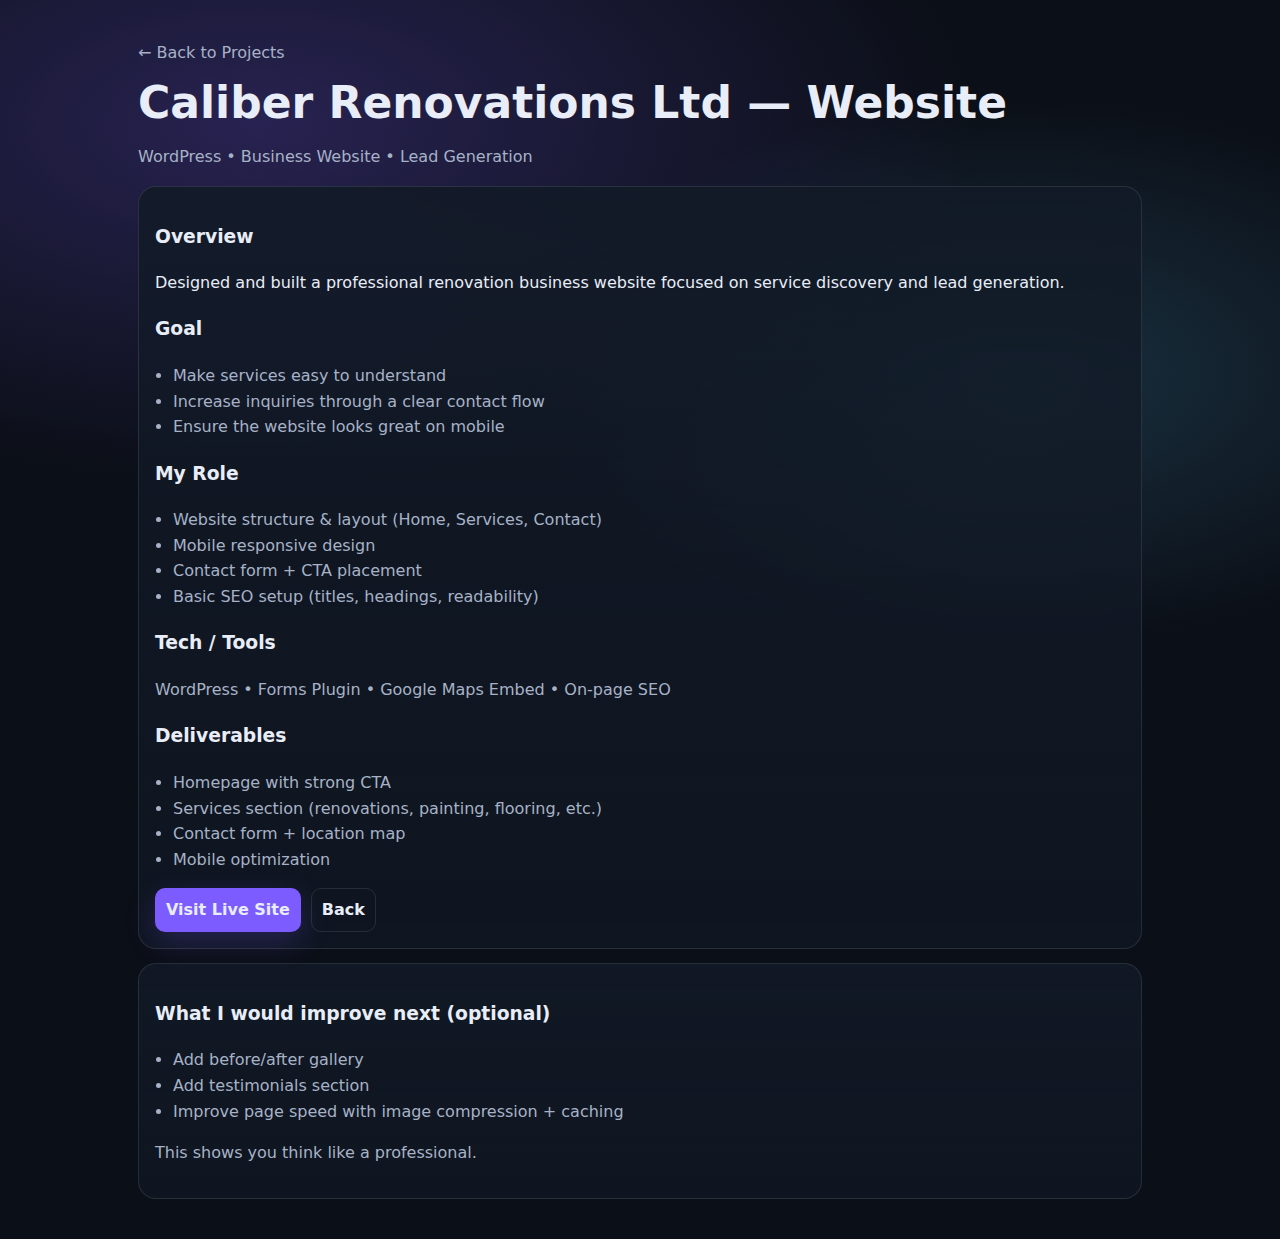
<file: case-studies/caliber.html>
<!doctype html>
<html lang="en">
<head>
  <meta charset="utf-8" />
  <meta name="viewport" content="width=device-width, initial-scale=1" />
  <title>Case Study — Caliber Renovations Ltd</title>
  <link rel="stylesheet" href="../styles.css" />
</head>

<body>
  <div class="container" style="padding: 40px 18px;">
    <a href="../index.html#projects" style="color: var(--muted); text-decoration:none;">← Back to Projects</a>

    <h1 style="margin-top:12px;">Caliber Renovations Ltd — Website</h1>
    <p class="muted">WordPress • Business Website • Lead Generation</p>

    <div class="card" style="margin-top:16px;">
      <h3>Overview</h3>
      <p>
        Designed and built a professional renovation business website focused on service discovery and lead generation.
      </p>

      <h3>Goal</h3>
      <ul class="list">
        <li>Make services easy to understand</li>
        <li>Increase inquiries through a clear contact flow</li>
        <li>Ensure the website looks great on mobile</li>
      </ul>

      <h3>My Role</h3>
      <ul class="list">
        <li>Website structure & layout (Home, Services, Contact)</li>
        <li>Mobile responsive design</li>
        <li>Contact form + CTA placement</li>
        <li>Basic SEO setup (titles, headings, readability)</li>
      </ul>

      <h3>Tech / Tools</h3>
      <p class="muted">WordPress • Forms Plugin • Google Maps Embed • On-page SEO</p>

      <h3>Deliverables</h3>
      <ul class="list">
        <li>Homepage with strong CTA</li>
        <li>Services section (renovations, painting, flooring, etc.)</li>
        <li>Contact form + location map</li>
        <li>Mobile optimization</li>
      </ul>

      <div style="display:flex; gap:10px; flex-wrap:wrap; margin-top:16px;">
        <a class="btn small" href="https://caliberrenovationsltd.com/" target="_blank" rel="noreferrer">Visit Live Site</a>
        <a class="btn small ghost" href="../index.html#projects">Back</a>
      </div>
    </div>

    <div class="card" style="margin-top:14px;">
      <h3>What I would improve next (optional)</h3>
      <ul class="list">
        <li>Add before/after gallery</li>
        <li>Add testimonials section</li>
        <li>Improve page speed with image compression + caching</li>
      </ul>
      <p class="muted">This shows you think like a professional.</p>
    </div>
  </div>
</body>
</html>
</file>
<file: styles.css>
:root{
  --bg:#0b0f17;
  --card:#121a27;
  --text:#e8edf7;
  --muted:#a7b2c7;
  --accent:#7c5cff;
  --border: rgba(255,255,255,.10);
}

*{box-sizing:border-box}
html,body{margin:0;padding:0}
body{
  font-family: ui-sans-serif, system-ui, -apple-system, Segoe UI, Roboto, Arial, "Apple Color Emoji","Segoe UI Emoji";
  background: radial-gradient(1200px 600px at 20% 10%, rgba(124,92,255,.25), transparent 60%),
              radial-gradient(900px 500px at 80% 30%, rgba(90,200,250,.18), transparent 55%),
              var(--bg);
  color: var(--text);
  line-height: 1.6;
}

a{color:inherit;text-decoration:none}
.container{max-width:1040px;margin:0 auto;padding:0 18px}

.nav{
  position: sticky; top:0; z-index:50;
  backdrop-filter: blur(10px);
  background: rgba(11,15,23,.55);
  border-bottom: 1px solid var(--border);
}
.nav-inner{display:flex;align-items:center;justify-content:space-between;padding:14px 0}
.logo{font-weight:800;letter-spacing:.5px}
.logo span{color:var(--accent)}
.nav-links{display:flex;gap:14px;align-items:center}
.nav-links a{opacity:.9}
.nav-links a:hover{opacity:1}

.hero{padding:72px 0 38px}
.hero-grid{display:grid;grid-template-columns: 1.35fr .9fr; gap:22px; align-items:start}
@media (max-width: 900px){ .hero-grid{grid-template-columns:1fr} }

.badge{
  display:inline-block;
  padding:6px 10px;
  border:1px solid var(--border);
  border-radius:999px;
  color: var(--muted);
  font-size: 13px;
}

h1{font-size:44px;line-height:1.15;margin:14px 0 10px}
@media (max-width: 520px){ h1{font-size:34px} }
.accent{color:var(--accent)}
.sub{color:var(--muted);max-width:62ch}

.cta{display:flex;gap:12px;margin:18px 0 16px;flex-wrap:wrap}
.btn{
  background: var(--accent);
  border: 1px solid rgba(124,92,255,.7);
  padding: 10px 14px;
  border-radius: 12px;
  font-weight: 700;
  display:inline-flex; align-items:center; justify-content:center;
  box-shadow: 0 10px 30px rgba(124,92,255,.22);
}
.btn:hover{transform: translateY(-1px)}
.btn.ghost{
  background: transparent;
  border:1px solid var(--border);
  box-shadow:none;
  color: var(--text);
}
.btn.small{padding:8px 10px;border-radius:10px;font-weight:700}

.quick{display:grid;grid-template-columns:1fr 1fr; gap:12px; margin-top:14px}
@media (max-width: 520px){ .quick{grid-template-columns:1fr} }
.quick-item{
  border:1px solid var(--border);
  border-radius:14px;
  padding:12px;
  background: rgba(18,26,39,.55);
}
.quick-title{font-size:12px;color:var(--muted)}
.quick-text{font-weight:700;margin-top:4px}

.section{padding:54px 0}
.section.alt{
  background: rgba(255,255,255,.03);
  border-top: 1px solid var(--border);
  border-bottom: 1px solid var(--border);
}

.section-head{margin-bottom:16px}
.section-head h2{margin:0 0 6px;font-size:28px}
.section-head p{margin:0;color:var(--muted)}

.grid{display:grid;grid-template-columns: repeat(3, 1fr); gap:14px}
@media (max-width: 900px){ .grid{grid-template-columns:1fr} }

.card{
  background: linear-gradient(180deg, rgba(18,26,39,.9), rgba(18,26,39,.6));
  border:1px solid var(--border);
  border-radius:18px;
  padding:16px;
}

.hero-card{position:relative; overflow:hidden}
.hero-card-top{display:flex;gap:12px;align-items:center}
.avatar{
  width:44px;height:44px;border-radius:14px;
  display:flex;align-items:center;justify-content:center;
  background: rgba(124,92,255,.20);
  border:1px solid rgba(124,92,255,.35);
  font-weight:900;
}
.hero-name{font-weight:900}
.hero-role{color:var(--muted);font-size:13px}

.hero-stats{display:grid;grid-template-columns:repeat(3,1fr);gap:10px;margin:14px 0}
.stat{border:1px solid var(--border);border-radius:14px;padding:10px;background:rgba(255,255,255,.02)}
.stat-num{font-weight:900;font-size:18px}
.stat-label{color:var(--muted);font-size:12px}

.hero-links{display:flex;gap:12px;flex-wrap:wrap}
.hero-links a{color:var(--muted)}
.hero-links a:hover{color:var(--text)}

.project-top{display:flex;align-items:center;justify-content:space-between;gap:10px}
.project h3{margin:0;font-size:18px}
.pill{
  font-size:12px;color:var(--muted);
  border:1px solid var(--border);
  padding:4px 8px;border-radius:999px;
}
.tags{display:flex;gap:8px;flex-wrap:wrap;margin:10px 0 12px}
.tags span{
  font-size:12px;color:var(--muted);
  border:1px solid var(--border);
  padding:4px 8px;border-radius:999px;
}
.actions{display:flex;gap:10px;flex-wrap:wrap}

.list{margin:10px 0 0;padding-left:18px;color:var(--muted)}
.muted{color:var(--muted)}

.about p{margin:0 0 10px}

.links{display:flex;flex-direction:column;gap:10px;margin-top:8px}
.links a{color:var(--muted)}
.links a:hover{color:var(--text)}

.footer{margin-top:18px;color:var(--muted);font-size:13px}

.project-title {
  white-space: nowrap;
  overflow: hidden;
  text-overflow: ellipsis;
}
</file>
